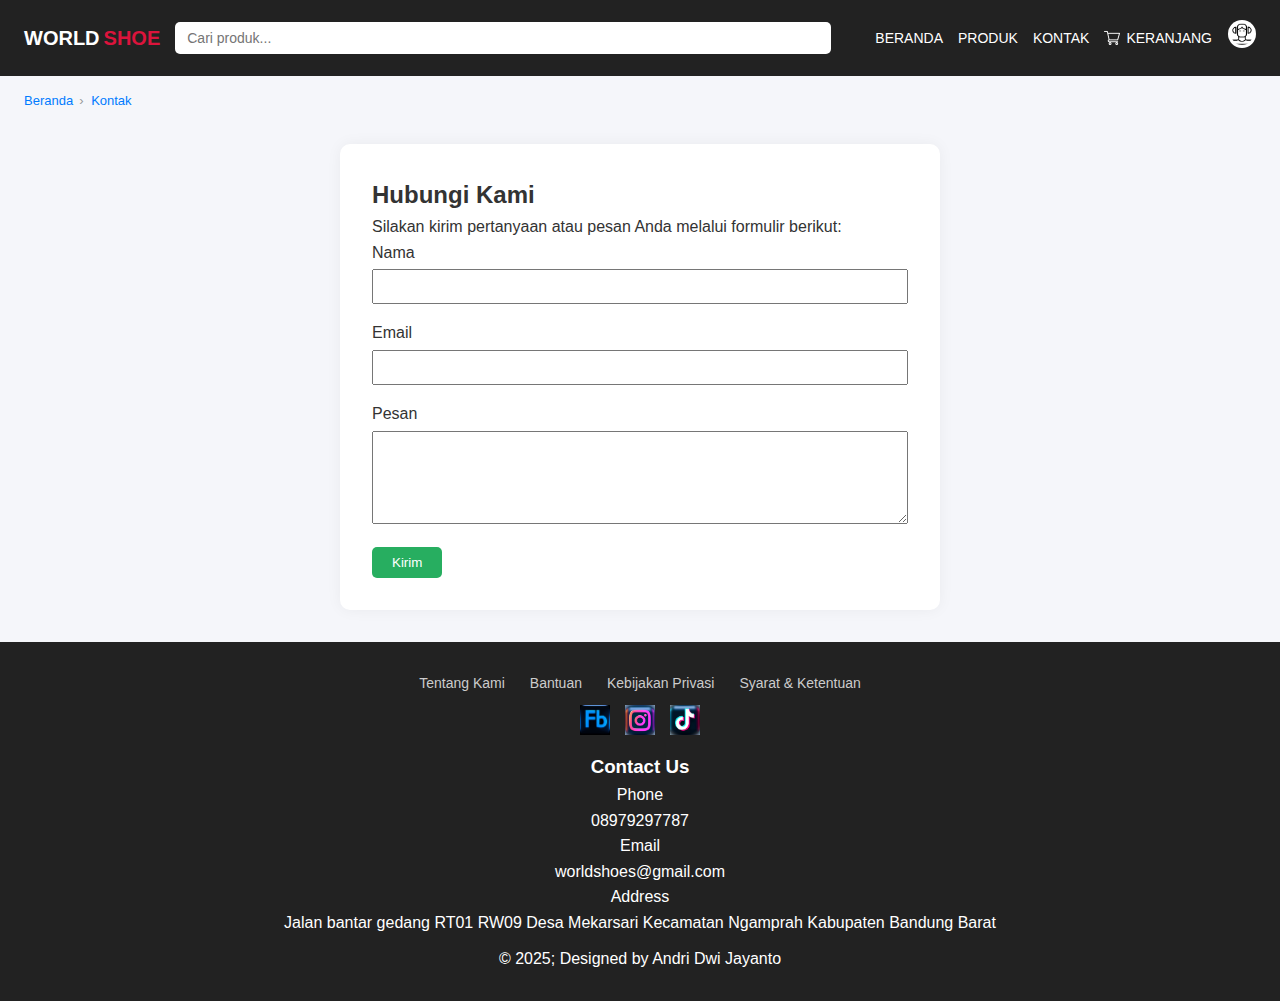
<file: kontak.html>
<!DOCTYPE html>
<html lang="id">
<head>
  <meta charset="UTF-8" />
  <meta name="viewport" content="width=device-width, initial-scale=1.0" />
  <title>Halaman E-commerce Sederhana</title>
  <link rel="stylesheet" href="styles.css" />
  <script src="script.js"></script>
</head>
<body>
  <!-- ================================= -->
  <!-- Header dan Navigasi Utama -->
  <!-- ================================= -->
  <header>
    <div class="fContainer">
      <nav class="wrapper">
        <div class="header-left">
          <!--hamburger-->
          <button id="menu-toggle" class="hamburger">&#9776;</button>
          <!-- Logo Toko -->
          <div class="brand">
            <div class="firstname">WORLD</div>
            <div class="lastname">SHOE</div>
          </div>

          <!-- Form Pencarian Produk -->
          <form class="search-form">
            <input type="search" placeholder="Cari produk..." class="search-bar" id="searchInput" />
          </form>
        </div>

        <!-- Menu Navigasi dan Profil -->
        <div class="header-right">
          <ul class="navigation" id="nav-menu">
            <li><a href="index.html">BERANDA</a></li>
            <li><a href="#section-title">PRODUK</a></li>
            <li><a href="kontak.html">KONTAK</a></li>
            <li><a href="#" style="display: flex; align-items: center; gap: 0.375rem;"><img src="image/cart.png" alt="Keranjang" style="height: 1rem; filter: invert(1);" />KERANJANG</a></li>
          </ul>

          <!-- Dropdown Akun Profil -->
          <div class="profile-dropdown">
            <img src="image/icon-profil.png" alt="Akun" id="profileIcon" />
            <ul class="dropdown-menu" id="dropdownMenu">
              <li><a href="#">Signup</a></li>
              <li><a href="#">Login</a></li>
              <li><a href="#">Pengaturan</a></li>
            </ul>
          </div>
        </div>
      </nav>
    </div>
  </header>

  <!-- ================================= -->
    <!------------ Breadcrumbs ------------>
    <!-- ================================= -->
    <div class="breadcrumbs">
      <a href="index.html">Beranda</a> 
      <a href="kontak.html">Kontak</a> 
    </div>

  
    <!-- ================================= -->
    <!------------Halaman Kontak ------------>
    <!-- ================================= -->
    <main>
        <section id="kontak" style="max-width: 600px; margin: 2rem auto; background: #fff; padding: 2rem; border-radius: 10px; box-shadow: 0 0 15px rgba(0,0,0,0.05);">
            <h2>Hubungi Kami</h2>
            <p>Silakan kirim pertanyaan atau pesan Anda melalui formulir berikut:</p>

            <!-- Formulir Kontak -->
            <form id="contactForm">
                <!-- Input Nama -->
                <div style="margin-bottom: 1rem;">
                    <label for="nama">Nama</label><br />
                    <input type="text" id="nama" name="nama" required style="width: 100%; padding: 0.5rem; margin-top: 0.25rem;">
                </div>

                <!-- Input Email -->
                <div style="margin-bottom: 1rem;">
                    <label for="email">Email</label><br />
                    <input type="email" id="email" name="email" required style="width: 100%; padding: 0.5rem; margin-top: 0.25rem;">
                </div>

                <!-- Textarea Pesan -->
                <div style="margin-bottom: 1rem;">
                    <label for="pesan">Pesan</label><br />
                    <textarea id="pesan" name="pesan" rows="5" required style="width: 100%; padding: 0.5rem; margin-top: 0.25rem;"></textarea>
                </div>

                <!-- Tombol Kirim (tanpa fungsi kirim) -->
                <button type="submit" style="padding: 0.5rem 1.25rem; background-color: #27ae60; color: white; border: none; border-radius: 5px;">Kirim</button>
            </form>
        </section>
    </main>
  

  <!-- ================================= -->
  <!-- Footer: Menu, Sosial, dan informasi kontak -->
  <!-- ================================= -->
  <footer>
    <div class="footer-menu">
      <div class="footer-nav">
        <a href="kontak.html">Tentang Kami</a>
        <a href="#">Bantuan</a>
        <a href="#">Kebijakan Privasi</a>
        <a href="#">Syarat &amp; Ketentuan</a>
      </div>
      <div class="social-icons">
        <a href="https://facebook.com" target="_blank">
          <img src="image/socialicon1.jpg" alt="Facebook" />
        </a>
        <a href="https://instagram.com" target="_blank">
          <img src="image/socialicon2.jpg" alt="Instagram" />
        </a>
        <a href="https://tiktok.com" target="_blank">
          <img src="image/socialicon3.jpg" alt="TikTok" />
        </a>
      </div>

      <div class="information">
        <h3>Contact Us</h3>
        <p>Phone</P>
        <p>08979297787</p>
        <p>Email</p>
        <p>worldshoes@gmail.com</p>
        <p>Address</p>
        <p>Jalan bantar gedang RT01 RW09 Desa Mekarsari Kecamatan Ngamprah Kabupaten Bandung Barat</p>
      </div>
      
      <p>&copy; 2025; Designed by <span class="designed">Andri Dwi Jayanto</span></p>
    </div>
  </footer>
</body>
</html>
</file>
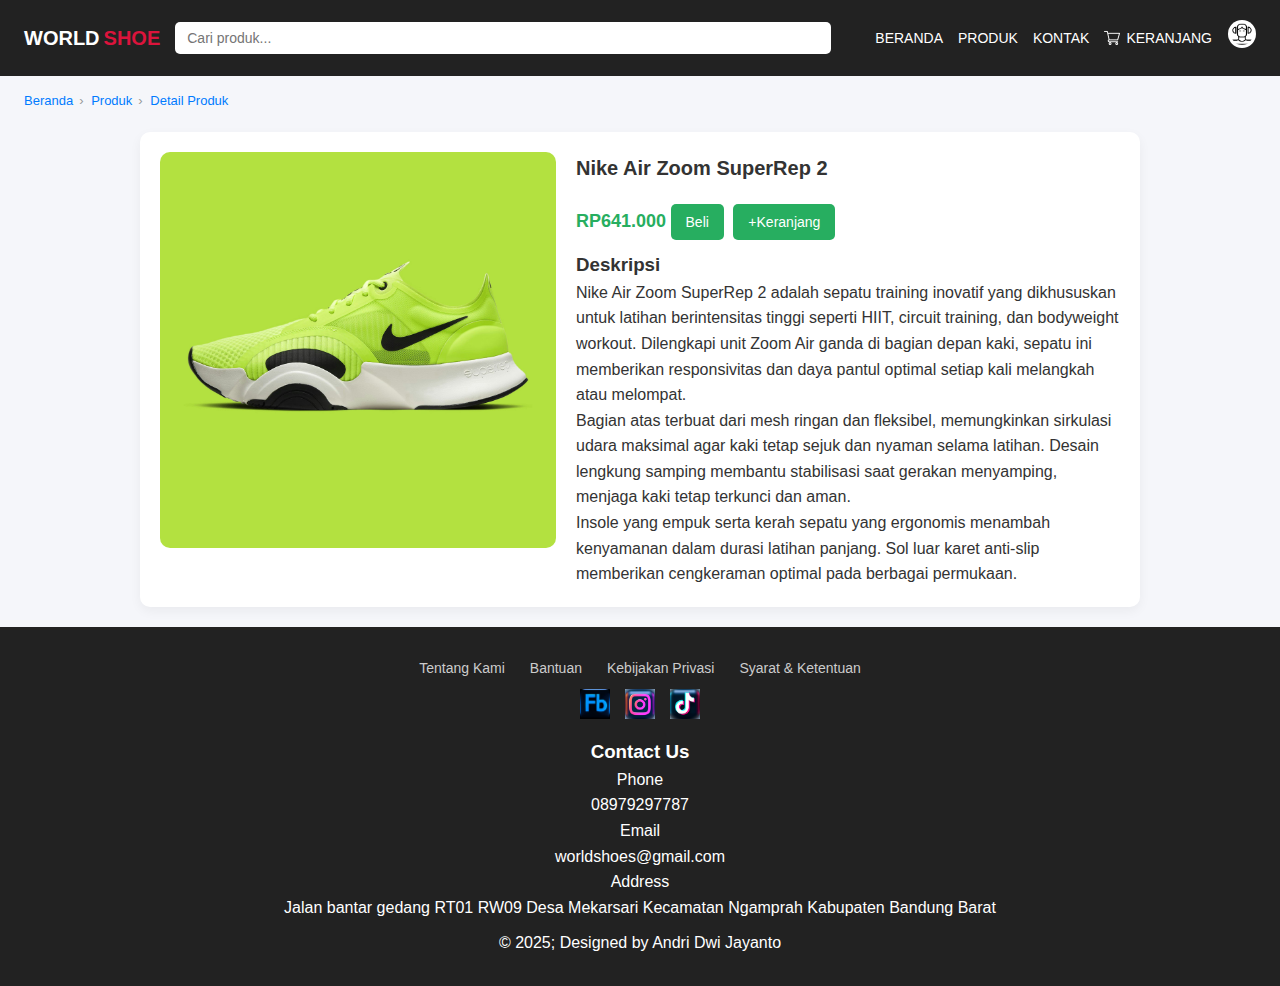
<file: product1.html>
<!DOCTYPE html>
<html lang="id">
<head>
  <meta charset="UTF-8" />
  <meta name="viewport" content="width=device-width, initial-scale=1.0" />
  <title>Halaman E-commerce Sederhana</title>
  <link rel="stylesheet" href="styles.css" />
  <script src="script.js"></script>
</head>
<body>
  <!-- ================================= -->
  <!-- Header dan Navigasi Utama -->
  <!-- ================================= -->
  <header>
    <div class="fContainer">
      <nav class="wrapper">
        <div class="header-left">
          <!--hamburger-->
          <button id="menu-toggle" class="hamburger">&#9776;</button>
          <!-- Logo Toko -->
          <div class="brand">
            <div class="firstname">WORLD</div>
            <div class="lastname">SHOE</div>
          </div>

          <!-- Form Pencarian Produk -->
          <form class="search-form">
            <input type="search" placeholder="Cari produk..." class="search-bar" id="searchInput" />
          </form>
        </div>

        <!-- Menu Navigasi dan Profil -->
        <div class="header-right">
          <ul class="navigation" id="nav-menu">
            <li><a href="index.html">BERANDA</a></li>
            <li><a href="#section-title">PRODUK</a></li>
            <li><a href="kontak.html">KONTAK</a></li>
            <li><a href="#" style="display: flex; align-items: center; gap: 0.375rem;"><img src="image/cart.png" alt="Keranjang" style="height: 1rem; filter: invert(1);" />KERANJANG</a></li>
          </ul>

          <!-- Dropdown Akun Profil -->
          <div class="profile-dropdown">
            <img src="image/icon-profil.png" alt="Akun" id="profileIcon" />
            <ul class="dropdown-menu" id="dropdownMenu">
              <li><a href="#">Signup</a></li>
              <li><a href="#">Login</a></li>
              <li><a href="#">Pengaturan</a></li>
            </ul>
          </div>
        </div>
      </nav>
    </div>
  </header>

  
    <!-- ================================= -->
    <!------------ Breadcrumbs ------------>
    <!-- ================================= -->
    <div class="breadcrumbs">
      <a href="index.html">Beranda</a> 
      <a href="#section-title">Produk</a>
      <a href="#">Detail Produk</a>
    </div>

  <!-- Keterangan Produk  -->
  <article class="product"> 
      <img src="image/produk1.jpg" alt="Nike Air Zoom SuperRep 2" />
      <div class="text">
        <h1>Nike Air Zoom SuperRep 2</h1>
        <span>RP641.000</span>
        <button id="btnBeli">Beli</button>
        <button id="btnKeranjang">+Keranjang</button>
        <h3>Deskripsi</h3>
        <p>Nike Air Zoom SuperRep 2 adalah sepatu training inovatif yang dikhususkan untuk latihan berintensitas tinggi seperti HIIT, circuit training, dan bodyweight workout. Dilengkapi unit Zoom Air ganda di bagian depan kaki, sepatu ini memberikan responsivitas dan daya pantul optimal setiap kali melangkah atau melompat.</p>
        <p>Bagian atas terbuat dari mesh ringan dan fleksibel, memungkinkan sirkulasi udara maksimal agar kaki tetap sejuk dan nyaman selama latihan. Desain lengkung samping membantu stabilisasi saat gerakan menyamping, menjaga kaki tetap terkunci dan aman.</p>
        <p>Insole yang empuk serta kerah sepatu yang ergonomis menambah kenyamanan dalam durasi latihan panjang. Sol luar karet anti-slip memberikan cengkeraman optimal pada berbagai permukaan.</p>
  </article>
  

  <!-- ================================= -->
  <!-- Footer: Menu, Sosial, dan informasi kontak -->
  <!-- ================================= -->
  <footer>
    <div class="footer-menu">
      <div class="footer-nav">
        <a href="kontak.html">Tentang Kami</a>
        <a href="#">Bantuan</a>
        <a href="#">Kebijakan Privasi</a>
        <a href="#">Syarat &amp; Ketentuan</a>
      </div>
      <div class="social-icons">
        <a href="https://facebook.com" target="_blank">
          <img src="image/socialicon1.jpg" alt="Facebook" />
        </a>
        <a href="https://instagram.com" target="_blank">
          <img src="image/socialicon2.jpg" alt="Instagram" />
        </a>
        <a href="https://tiktok.com" target="_blank">
          <img src="image/socialicon3.jpg" alt="TikTok" />
        </a>
      </div>

      <div class="information">
        <h3>Contact Us</h3>
        <p>Phone</P>
        <p>08979297787</p>
        <p>Email</p>
        <p>worldshoes@gmail.com</p>
        <p>Address</p>
        <p>Jalan bantar gedang RT01 RW09 Desa Mekarsari Kecamatan Ngamprah Kabupaten Bandung Barat</p>
      </div>
      
      <p>&copy; 2025; Designed by <span class="designed">Andri Dwi Jayanto</span></p>
    </div>
  </footer>
</body>
</html>
</file>
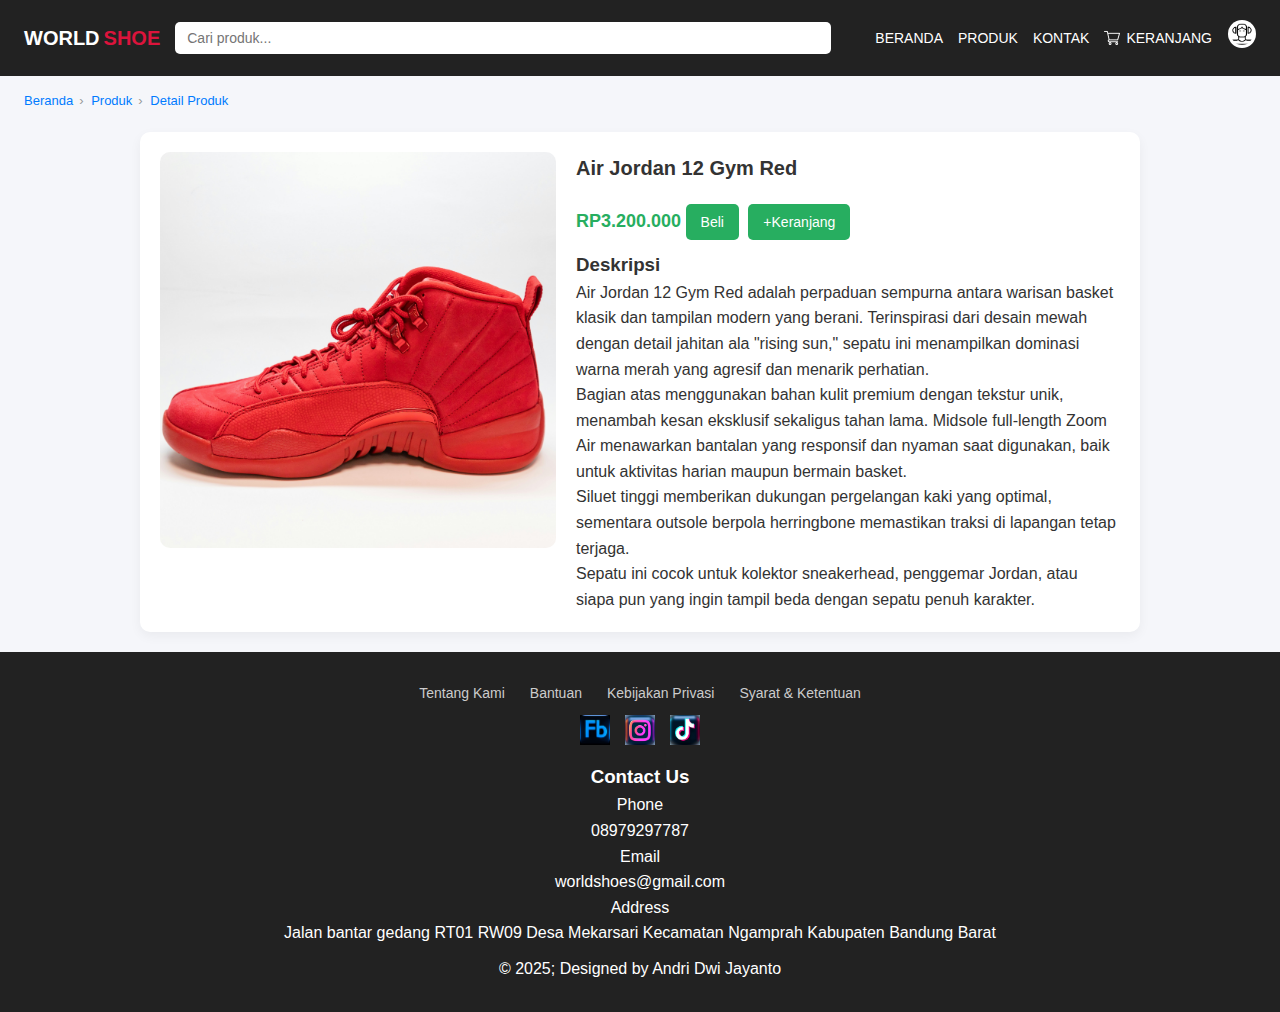
<file: product2.html>
<!DOCTYPE html>
<html lang="id">
<head>
  <meta charset="UTF-8" />
  <meta name="viewport" content="width=device-width, initial-scale=1.0" />
  <title>Halaman E-commerce Sederhana</title>
  <link rel="stylesheet" href="styles.css" />
  <script src="script.js"></script>
</head>
<body>
  <!-- ================================= -->
  <!-- Header dan Navigasi Utama -->
  <!-- ================================= -->
  <header>
    <div class="fContainer">
      <nav class="wrapper">
        <div class="header-left">
          <!--hamburger-->
          <button id="menu-toggle" class="hamburger">&#9776;</button>
          <!-- Logo Toko -->
          <div class="brand">
            <div class="firstname">WORLD</div>
            <div class="lastname">SHOE</div>
          </div>

          <!-- Form Pencarian Produk -->
          <form class="search-form">
            <input type="search" placeholder="Cari produk..." class="search-bar" id="searchInput"/>
          </form>
        </div>

        <!-- Menu Navigasi dan Profil -->
        <div class="header-right">
          <ul class="navigation" id="nav-menu">
            <li><a href="index.html">BERANDA</a></li>
            <li><a href="#section-title">PRODUK</a></li>
            <li><a href="kontak.html">KONTAK</a></li>
            <li><a href="#" style="display: flex; align-items: center; gap: 0.375rem;"><img src="image/cart.png" alt="Keranjang" style="height: 1rem; filter: invert(1);" />KERANJANG</a></li>
          </ul>

          <!-- Dropdown Akun Profil -->
          <div class="profile-dropdown">
            <img src="image/icon-profil.png" alt="Akun" id="profileIcon" />
            <ul class="dropdown-menu" id="dropdownMenu">
              <li><a href="#">Signup</a></li>
              <li><a href="#">Login</a></li>
              <li><a href="#">Pengaturan</a></li>
            </ul>
          </div>
        </div>
      </nav>
    </div>
  </header>

  
    <!-- ================================= -->
    <!------------ Breadcrumbs ------------>
    <!-- ================================= -->
    <div class="breadcrumbs">
      <a href="index.html">Beranda</a> 
      <a href="#section-title">Produk</a>
      <a href="">Detail Produk</a>
    </div>

  <!-- Keterangan Produk  -->
  <article class="product"> 
      <img src="image/produk2.jpg" alt="Air Jordan 12 Gym Red" />
      <div class="text">
        <h1>Air Jordan 12 Gym Red</h1>
        <span>RP3.200.000</span>
        <button id="btnBeli">Beli</button>
        <button id="btnKeranjang">+Keranjang</button>
        <h3>Deskripsi</h3>
        <p>Air Jordan 12 Gym Red adalah perpaduan sempurna antara warisan basket klasik dan tampilan modern yang berani. Terinspirasi dari desain mewah dengan detail jahitan ala "rising sun," sepatu ini menampilkan dominasi warna merah yang agresif dan menarik perhatian.</p>
        <p>Bagian atas menggunakan bahan kulit premium dengan tekstur unik, menambah kesan eksklusif sekaligus tahan lama. Midsole full-length Zoom Air menawarkan bantalan yang responsif dan nyaman saat digunakan, baik untuk aktivitas harian maupun bermain basket.</p>
        <p>Siluet tinggi memberikan dukungan pergelangan kaki yang optimal, sementara outsole berpola herringbone memastikan traksi di lapangan tetap terjaga.</p>
        <p>Sepatu ini cocok untuk kolektor sneakerhead, penggemar Jordan, atau siapa pun yang ingin tampil beda dengan sepatu penuh karakter.</p>
  </article>
  

  <!-- ================================= -->
  <!-- Footer: Menu, Sosial, dan informasi kontak -->
  <!-- ================================= -->
  <footer>
    <div class="footer-menu">
      <div class="footer-nav">
        <a href="kontak.html">Tentang Kami</a>
        <a href="#">Bantuan</a>
        <a href="#">Kebijakan Privasi</a>
        <a href="#">Syarat &amp; Ketentuan</a>
      </div>
      <div class="social-icons">
        <a href="https://facebook.com" target="_blank">
          <img src="image/socialicon1.jpg" alt="Facebook" />
        </a>
        <a href="https://instagram.com" target="_blank">
          <img src="image/socialicon2.jpg" alt="Instagram" />
        </a>
        <a href="https://tiktok.com" target="_blank">
          <img src="image/socialicon3.jpg" alt="TikTok" />
        </a>
      </div>

      <div class="information">
        <h3>Contact Us</h3>
        <p>Phone</P>
        <p>08979297787</p>
        <p>Email</p>
        <p>worldshoes@gmail.com</p>
        <p>Address</p>
        <p>Jalan bantar gedang RT01 RW09 Desa Mekarsari Kecamatan Ngamprah Kabupaten Bandung Barat</p>
      </div>
      
      <p>&copy; 2025; Designed by <span class="designed">Andri Dwi Jayanto</span></p>
    </div>
  </footer>
</body>
</html>
</file>
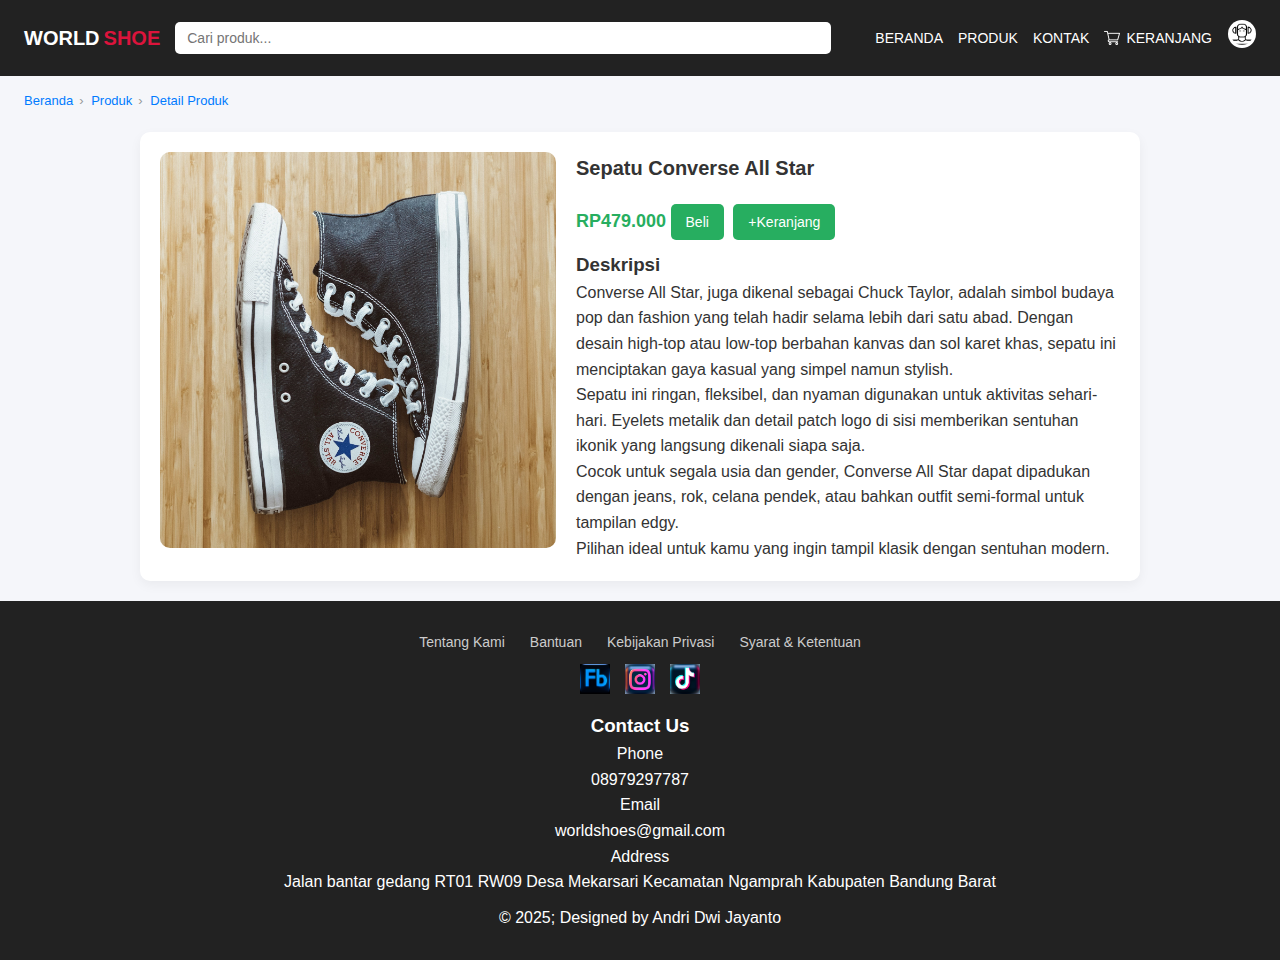
<file: product4.html>
<!DOCTYPE html>
<html lang="id">
<head>
  <meta charset="UTF-8" />
  <meta name="viewport" content="width=device-width, initial-scale=1.0" />
  <title>Halaman E-commerce Sederhana</title>
  <link rel="stylesheet" href="styles.css" />
  <script src="script.js"></script>
</head>
<body>
  <!-- ================================= -->
  <!-- Header dan Navigasi Utama -->
  <!-- ================================= -->
  <header>
    <div class="fContainer">
      <nav class="wrapper">
        <div class="header-left">
          <!--hamburger-->
          <button id="menu-toggle" class="hamburger">&#9776;</button>
          <!-- Logo Toko -->
          <div class="brand">
            <div class="firstname">WORLD</div>
            <div class="lastname">SHOE</div>
          </div>

          <!-- Form Pencarian Produk -->
          <form class="search-form">
            <input type="search" placeholder="Cari produk..." class="search-bar" id="searchInput"/>
          </form>
        </div>

        <!-- Menu Navigasi dan Profil -->
        <div class="header-right">
          <ul class="navigation" id="nav-menu">
            <li><a href="index.html">BERANDA</a></li>
            <li><a href="#section-title">PRODUK</a></li>
            <li><a href="kontak.html">KONTAK</a></li>
            <li><a href="#" style="display: flex; align-items: center; gap: 0.375rem;"><img src="image/cart.png" alt="Keranjang" style="height: 1rem; filter: invert(1);" />KERANJANG</a></li>
          </ul>

          <!-- Dropdown Akun Profil -->
          <div class="profile-dropdown">
            <img src="image/icon-profil.png" alt="Akun" id="profileIcon" />
            <ul class="dropdown-menu" id="dropdownMenu">
              <li><a href="#">Signup</a></li>
              <li><a href="#">Login</a></li>
              <li><a href="#">Pengaturan</a></li>
            </ul>
          </div>
        </div>
      </nav>
    </div>
  </header>

  
    <!-- ================================= -->
    <!------------ Breadcrumbs ------------>
    <!-- ================================= -->
    <div class="breadcrumbs">
      <a href="index.html">Beranda</a> 
      <a href="#section-title">Produk</a>
      <a href="">Detail Produk</a>
    </div>

  <!-- Keterangan Produk  -->
  <article class="product"> 
      <img src="image/produk4.jpg" alt="Sepatu Converse All Star" />
      <div class="text">
        <h1>Sepatu Converse All Star</h1>
        <span>RP479.000</span>
        <button id="btnBeli">Beli</button>
        <button id="btnKeranjang">+Keranjang</button>
        <h3>Deskripsi</h3>
        <p>Converse All Star, juga dikenal sebagai Chuck Taylor, adalah simbol budaya pop dan fashion yang telah hadir selama lebih dari satu abad. Dengan desain high-top atau low-top berbahan kanvas dan sol karet khas, sepatu ini menciptakan gaya kasual yang simpel namun stylish.</p>
        <p>Sepatu ini ringan, fleksibel, dan nyaman digunakan untuk aktivitas sehari-hari. Eyelets metalik dan detail patch logo di sisi memberikan sentuhan ikonik yang langsung dikenali siapa saja.</p>
        <p>Cocok untuk segala usia dan gender, Converse All Star dapat dipadukan dengan jeans, rok, celana pendek, atau bahkan outfit semi-formal untuk tampilan edgy.</p>
        <p>Pilihan ideal untuk kamu yang ingin tampil klasik dengan sentuhan modern.</p>
  </article>
  

  <!-- ================================= -->
  <!-- Footer: Menu, Sosial, dan informasi kontak -->
  <!-- ================================= -->
  <footer>
    <div class="footer-menu">
      <div class="footer-nav">
        <a href="kontak.html">Tentang Kami</a>
        <a href="#">Bantuan</a>
        <a href="#">Kebijakan Privasi</a>
        <a href="#">Syarat &amp; Ketentuan</a>
      </div>
      <div class="social-icons">
        <a href="https://facebook.com" target="_blank">
          <img src="image/socialicon1.jpg" alt="Facebook" />
        </a>
        <a href="https://instagram.com" target="_blank">
          <img src="image/socialicon2.jpg" alt="Instagram" />
        </a>
        <a href="https://tiktok.com" target="_blank">
          <img src="image/socialicon3.jpg" alt="TikTok" />
        </a>
      </div>

      <div class="information">
        <h3>Contact Us</h3>
        <p>Phone</P>
        <p>08979297787</p>
        <p>Email</p>
        <p>worldshoes@gmail.com</p>
        <p>Address</p>
        <p>Jalan bantar gedang RT01 RW09 Desa Mekarsari Kecamatan Ngamprah Kabupaten Bandung Barat</p>
      </div>
      
      <p>&copy; 2025; Designed by <span class="designed">Andri Dwi Jayanto</span></p>
    </div>
  </footer>
</body>
</html>
</file>
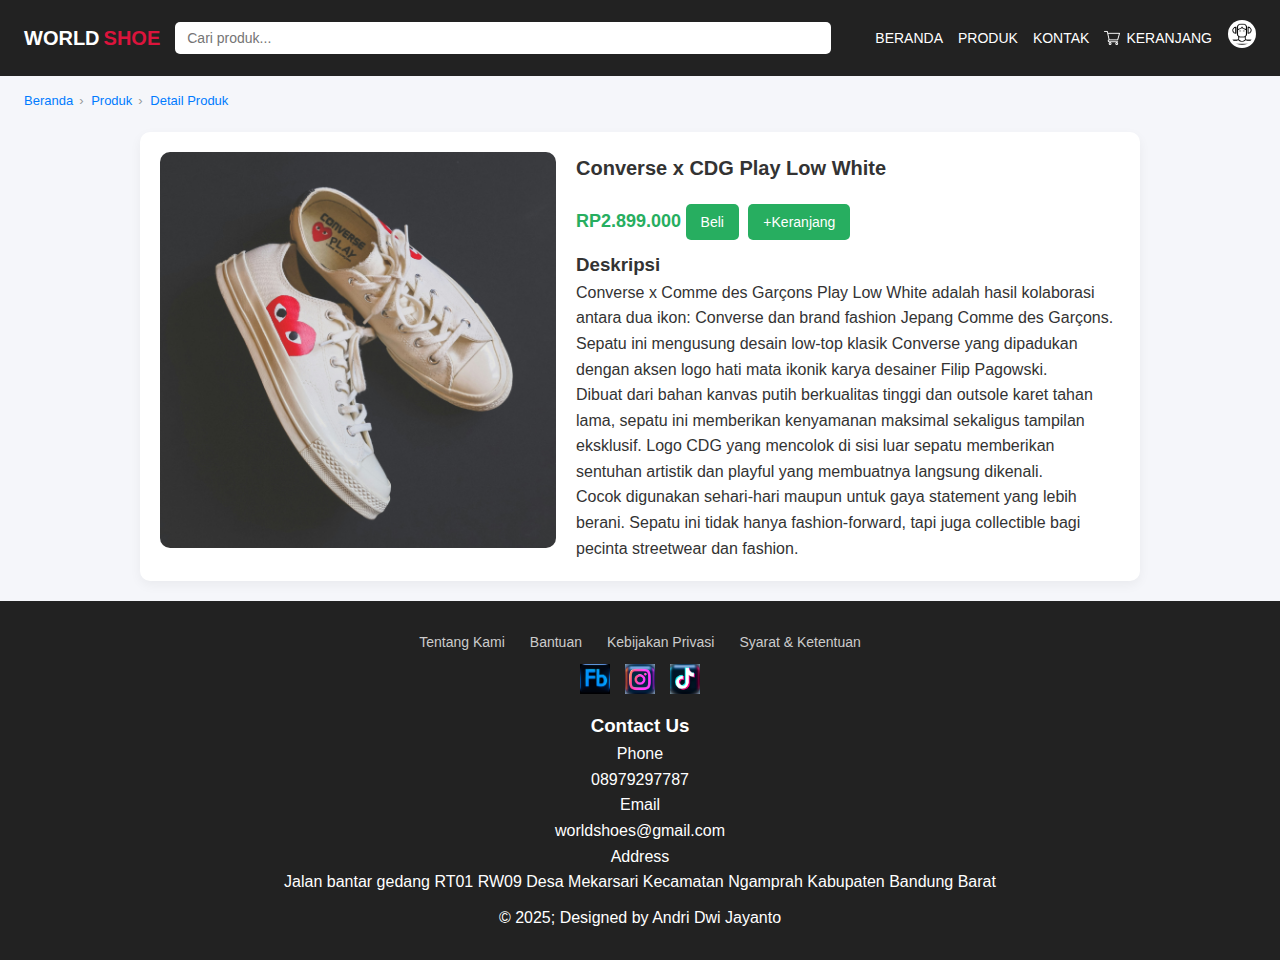
<file: product5.html>
<!DOCTYPE html>
<html lang="id">
<head>
  <meta charset="UTF-8" />
  <meta name="viewport" content="width=device-width, initial-scale=1.0" />
  <title>Halaman E-commerce Sederhana</title>
  <link rel="stylesheet" href="styles.css" />
  <script src="script.js"></script>
</head>
<body>
  <!-- ================================= -->
  <!-- Header dan Navigasi Utama -->
  <!-- ================================= -->
  <header>
    <div class="fContainer">
      <nav class="wrapper">
        <div class="header-left">
          <!--hamburger-->
          <button id="menu-toggle" class="hamburger">&#9776;</button>
          <!-- Logo Toko -->
          <div class="brand">
            <div class="firstname">WORLD</div>
            <div class="lastname">SHOE</div>
          </div>

          <!-- Form Pencarian Produk -->
          <form class="search-form">
            <input type="search" placeholder="Cari produk..." class="search-bar" id="searchInput"/>
          </form>
        </div>

        <!-- Menu Navigasi dan Profil -->
        <div class="header-right">
          <ul class="navigation" id="nav-menu">
            <li><a href="index.html">BERANDA</a></li>
            <li><a href="#section-title">PRODUK</a></li>
            <li><a href="kontak.html">KONTAK</a></li>
            <li><a href="#" style="display: flex; align-items: center; gap: 0.375rem;"><img src="image/cart.png" alt="Keranjang" style="height: 1rem; filter: invert(1);" />KERANJANG</a></li>
          </ul>

          <!-- Dropdown Akun Profil -->
          <div class="profile-dropdown">
            <img src="image/icon-profil.png" alt="Akun" id="profileIcon" />
            <ul class="dropdown-menu" id="dropdownMenu">
              <li><a href="#">Signup</a></li>
              <li><a href="#">Login</a></li>
              <li><a href="#">Pengaturan</a></li>
            </ul>
          </div>
        </div>
      </nav>
    </div>
  </header>

  
    <!-- ================================= -->
    <!------------ Breadcrumbs ------------>
    <!-- ================================= -->
    <div class="breadcrumbs">
      <a href="index.html">Beranda</a> 
      <a href="#section-title">Produk</a>
      <a href="">Detail Produk</a>
    </div>

  <!-- Keterangan Produk  -->
  <article class="product"> 
      <img src="image/produk5.jpg" alt="Converse x CDG Play Low White" />
      <div class="text">
        <h1>Converse x CDG Play Low White</h1>
        <span>RP2.899.000</span>
        <button id="btnBeli">Beli</button>
        <button id="btnKeranjang">+Keranjang</button>
        <h3>Deskripsi</h3>
        <p>Converse x Comme des Garçons Play Low White adalah hasil kolaborasi antara dua ikon: Converse dan brand fashion Jepang Comme des Garçons. Sepatu ini mengusung desain low-top klasik Converse yang dipadukan dengan aksen logo hati mata ikonik karya desainer Filip Pagowski.</p>
        <p>Dibuat dari bahan kanvas putih berkualitas tinggi dan outsole karet tahan lama, sepatu ini memberikan kenyamanan maksimal sekaligus tampilan eksklusif. Logo CDG yang mencolok di sisi luar sepatu memberikan sentuhan artistik dan playful yang membuatnya langsung dikenali.</p>
        <p>Cocok digunakan sehari-hari maupun untuk gaya statement yang lebih berani. Sepatu ini tidak hanya fashion-forward, tapi juga collectible bagi pecinta streetwear dan fashion.</p>
  </article>
  

  <!-- ================================= -->
  <!-- Footer: Menu, Sosial, dan informasi kontak -->
  <!-- ================================= -->
  <footer>
    <div class="footer-menu">
      <div class="footer-nav">
        <a href="kontak.html">Tentang Kami</a>
        <a href="#">Bantuan</a>
        <a href="#">Kebijakan Privasi</a>
        <a href="#">Syarat &amp; Ketentuan</a>
      </div>
      <div class="social-icons">
        <a href="https://facebook.com" target="_blank">
          <img src="image/socialicon1.jpg" alt="Facebook" />
        </a>
        <a href="https://instagram.com" target="_blank">
          <img src="image/socialicon2.jpg" alt="Instagram" />
        </a>
        <a href="https://tiktok.com" target="_blank">
          <img src="image/socialicon3.jpg" alt="TikTok" />
        </a>
      </div>

      <div class="information">
        <h3>Contact Us</h3>
        <p>Phone</P>
        <p>08979297787</p>
        <p>Email</p>
        <p>worldshoes@gmail.com</p>
        <p>Address</p>
        <p>Jalan bantar gedang RT01 RW09 Desa Mekarsari Kecamatan Ngamprah Kabupaten Bandung Barat</p>
      </div>
      
      <p>&copy; 2025; Designed by <span class="designed">Andri Dwi Jayanto</span></p>
    </div>
  </footer>
</body>
</html>
</file>
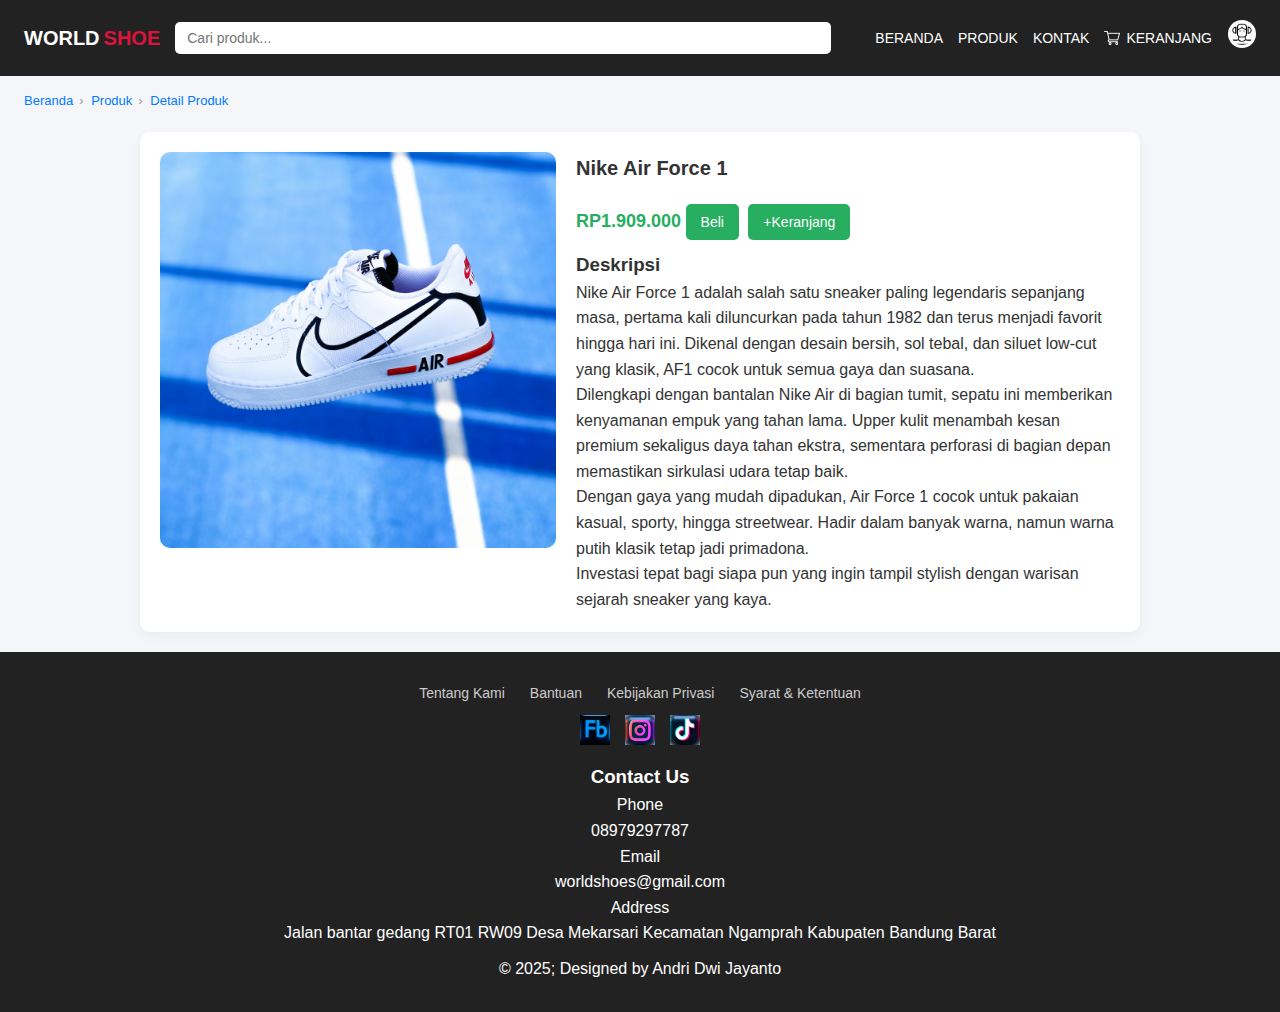
<file: product6.html>
<!DOCTYPE html>
<html lang="id">
<head>
  <meta charset="UTF-8" />
  <meta name="viewport" content="width=device-width, initial-scale=1.0" />
  <title>Halaman E-commerce Sederhana</title>
  <link rel="stylesheet" href="styles.css" />
  <script src="script.js"></script>
</head>
<body>
  <!-- ================================= -->
  <!-- Header dan Navigasi Utama -->
  <!-- ================================= -->
  <header>
    <div class="fContainer">
      <nav class="wrapper">
        <div class="header-left">
          <!--hamburger-->
          <button id="menu-toggle" class="hamburger">&#9776;</button>
          <!-- Logo Toko -->
          <div class="brand">
            <div class="firstname">WORLD</div>
            <div class="lastname">SHOE</div>
          </div>

          <!-- Form Pencarian Produk -->
          <form class="search-form">
            <input type="search" placeholder="Cari produk..." class="search-bar" id="searchInput"/>
          </form>
        </div>

        <!-- Menu Navigasi dan Profil -->
        <div class="header-right">
          <ul class="navigation" id="nav-menu">
            <li><a href="index.html">BERANDA</a></li>
            <li><a href="#section-title">PRODUK</a></li>
            <li><a href="kontak.html">KONTAK</a></li>
            <li><a href="#" style="display: flex; align-items: center; gap: 0.375rem;"><img src="image/cart.png" alt="Keranjang" style="height: 1rem; filter: invert(1);" />KERANJANG</a></li>
          </ul>

          <!-- Dropdown Akun Profil -->
          <div class="profile-dropdown">
            <img src="image/icon-profil.png" alt="Akun" id="profileIcon" />
            <ul class="dropdown-menu" id="dropdownMenu">
              <li><a href="#">Signup</a></li>
              <li><a href="#">Login</a></li>
              <li><a href="#">Pengaturan</a></li>
            </ul>
          </div>
        </div>
      </nav>
    </div>
  </header>

  
    <!-- ================================= -->
    <!------------ Breadcrumbs ------------>
    <!-- ================================= -->
    <div class="breadcrumbs">
      <a href="index.html">Beranda</a> 
      <a href="#section-title">Produk</a>
      <a href="">Detail Produk</a>
    </div>

  <!-- Keterangan Produk  -->
  <article class="product"> 
      <img src="image/produk6.jpg" alt="Nike Air Force 1" />
      <div class="text">
        <h1>Nike Air Force 1</h1>
        <span>RP1.909.000</span>
        <button id="btnBeli">Beli</button>
        <button id="btnKeranjang">+Keranjang</button>
        <h3>Deskripsi</h3>
        <p>Nike Air Force 1 adalah salah satu sneaker paling legendaris sepanjang masa, pertama kali diluncurkan pada tahun 1982 dan terus menjadi favorit hingga hari ini. Dikenal dengan desain bersih, sol tebal, dan siluet low-cut yang klasik, AF1 cocok untuk semua gaya dan suasana.</p>
        <p>Dilengkapi dengan bantalan Nike Air di bagian tumit, sepatu ini memberikan kenyamanan empuk yang tahan lama. Upper kulit menambah kesan premium sekaligus daya tahan ekstra, sementara perforasi di bagian depan memastikan sirkulasi udara tetap baik.</p>
        <p>Dengan gaya yang mudah dipadukan, Air Force 1 cocok untuk pakaian kasual, sporty, hingga streetwear. Hadir dalam banyak warna, namun warna putih klasik tetap jadi primadona.</p>
        <p>Investasi tepat bagi siapa pun yang ingin tampil stylish dengan warisan sejarah sneaker yang kaya.</p>
  </article>
  

  <!-- ================================= -->
  <!-- Footer: Menu, Sosial, dan informasi kontak -->
  <!-- ================================= -->
  <footer>
    <div class="footer-menu">
      <div class="footer-nav">
        <a href="kontak.html">Tentang Kami</a>
        <a href="#">Bantuan</a>
        <a href="#">Kebijakan Privasi</a>
        <a href="#">Syarat &amp; Ketentuan</a>
      </div>
      <div class="social-icons">
        <a href="https://facebook.com" target="_blank">
          <img src="image/socialicon1.jpg" alt="Facebook" />
        </a>
        <a href="https://instagram.com" target="_blank">
          <img src="image/socialicon2.jpg" alt="Instagram" />
        </a>
        <a href="https://tiktok.com" target="_blank">
          <img src="image/socialicon3.jpg" alt="TikTok" />
        </a>
      </div>

      <div class="information">
        <h3>Contact Us</h3>
        <p>Phone</P>
        <p>08979297787</p>
        <p>Email</p>
        <p>worldshoes@gmail.com</p>
        <p>Address</p>
        <p>Jalan bantar gedang RT01 RW09 Desa Mekarsari Kecamatan Ngamprah Kabupaten Bandung Barat</p>
      </div>
      
      <p>&copy; 2025; Designed by <span class="designed">Andri Dwi Jayanto</span></p>
    </div>
  </footer>
</body>
</html>
</file>
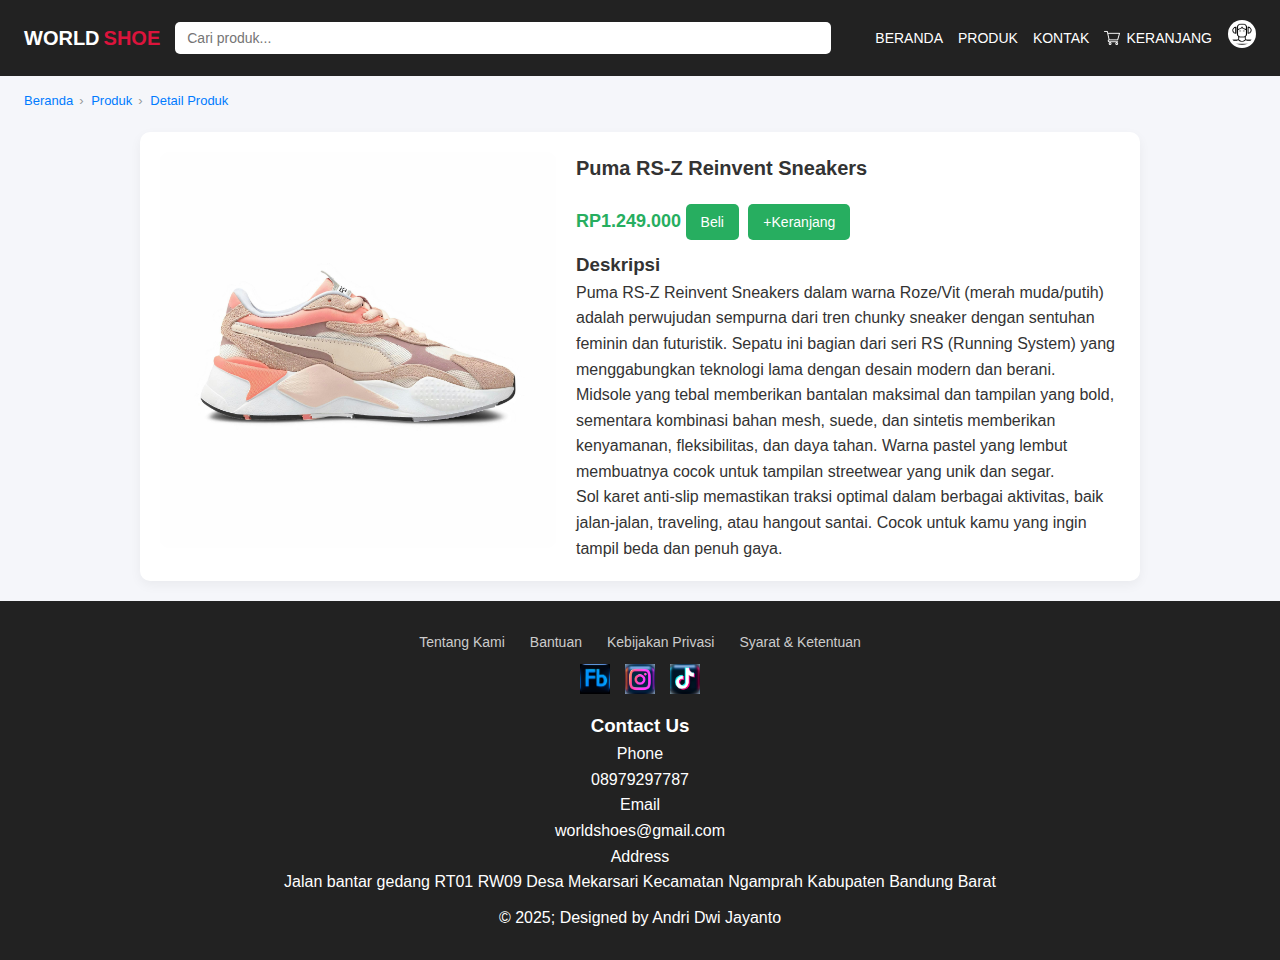
<file: product7.html>
<!DOCTYPE html>
<html lang="id">
<head>
  <meta charset="UTF-8" />
  <meta name="viewport" content="width=device-width, initial-scale=1.0" />
  <title>Halaman E-commerce Sederhana</title>
  <link rel="stylesheet" href="styles.css" />
  <script src="script.js"></script>
</head>
<body>
  <!-- ================================= -->
  <!-- Header dan Navigasi Utama -->
  <!-- ================================= -->
  <header>
    <div class="fContainer">
      <nav class="wrapper">
        <div class="header-left">
          <!--hamburger-->
          <button id="menu-toggle" class="hamburger">&#9776;</button>
          <!-- Logo Toko -->
          <div class="brand">
            <div class="firstname">WORLD</div>
            <div class="lastname">SHOE</div>
          </div>

          <!-- Form Pencarian Produk -->
          <form class="search-form">
            <input type="search" placeholder="Cari produk..." class="search-bar" id="searchInput" />
          </form>
        </div>

        <!-- Menu Navigasi dan Profil -->
        <div class="header-right">
          <ul class="navigation" id="nav-menu">
            <li><a href="index.html">BERANDA</a></li>
            <li><a href="#section-title">PRODUK</a></li>
            <li><a href="kontak.html">KONTAK</a></li>
            <li><a href="#" style="display: flex; align-items: center; gap: 0.375rem;"><img src="image/cart.png" alt="Keranjang" style="height: 1rem; filter: invert(1);" />KERANJANG</a></li>
          </ul>

          <!-- Dropdown Akun Profil -->
          <div class="profile-dropdown">
            <img src="image/icon-profil.png" alt="Akun" id="profileIcon" />
            <ul class="dropdown-menu" id="dropdownMenu">
              <li><a href="#">Signup</a></li>
              <li><a href="#">Login</a></li>
              <li><a href="#">Pengaturan</a></li>
            </ul>
          </div>
        </div>
      </nav>
    </div>
  </header>

  
    <!-- ================================= -->
    <!------------ Breadcrumbs ------------>
    <!-- ================================= -->
    <div class="breadcrumbs">
      <a href="index.html">Beranda</a> 
      <a href="#section-title">Produk</a>
      <a href="">Detail Produk</a>
    </div>

  <!-- Keterangan Produk  -->
  <article class="product"> 
      <img src="image/produk7.jpg" alt="Puma RS-Z Reinvent Sneakers" />
      <div class="text">
        <h1>Puma RS-Z Reinvent Sneakers</h1>
        <span>RP1.249.000</span>
        <button id="btnBeli">Beli</button>
        <button id="btnKeranjang">+Keranjang</button>
        <h3>Deskripsi</h3>
        <p>Puma RS-Z Reinvent Sneakers dalam warna Roze/Vit (merah muda/putih) adalah perwujudan sempurna dari tren chunky sneaker dengan sentuhan feminin dan futuristik. Sepatu ini bagian dari seri RS (Running System) yang menggabungkan teknologi lama dengan desain modern dan berani.</p>
        <p>Midsole yang tebal memberikan bantalan maksimal dan tampilan yang bold, sementara kombinasi bahan mesh, suede, dan sintetis memberikan kenyamanan, fleksibilitas, dan daya tahan. Warna pastel yang lembut membuatnya cocok untuk tampilan streetwear yang unik dan segar.</p>
        <p>Sol karet anti-slip memastikan traksi optimal dalam berbagai aktivitas, baik jalan-jalan, traveling, atau hangout santai. Cocok untuk kamu yang ingin tampil beda dan penuh gaya.</p>
  </article>
  

  <!-- ================================= -->
  <!-- Footer: Menu, Sosial, dan informasi kontak -->
  <!-- ================================= -->
  <footer>
    <div class="footer-menu">
      <div class="footer-nav">
        <a href="kontak.html">Tentang Kami</a>
        <a href="#">Bantuan</a>
        <a href="#">Kebijakan Privasi</a>
        <a href="#">Syarat &amp; Ketentuan</a>
      </div>
      <div class="social-icons">
        <a href="https://facebook.com" target="_blank">
          <img src="image/socialicon1.jpg" alt="Facebook" />
        </a>
        <a href="https://instagram.com" target="_blank">
          <img src="image/socialicon2.jpg" alt="Instagram" />
        </a>
        <a href="https://tiktok.com" target="_blank">
          <img src="image/socialicon3.jpg" alt="TikTok" />
        </a>
      </div>

      <div class="information">
        <h3>Contact Us</h3>
        <p>Phone</P>
        <p>08979297787</p>
        <p>Email</p>
        <p>worldshoes@gmail.com</p>
        <p>Address</p>
        <p>Jalan bantar gedang RT01 RW09 Desa Mekarsari Kecamatan Ngamprah Kabupaten Bandung Barat</p>
      </div>
      
      <p>&copy; 2025; Designed by <span class="designed">Andri Dwi Jayanto</span></p>
    </div>
  </footer>
</body>
</html>
</file>
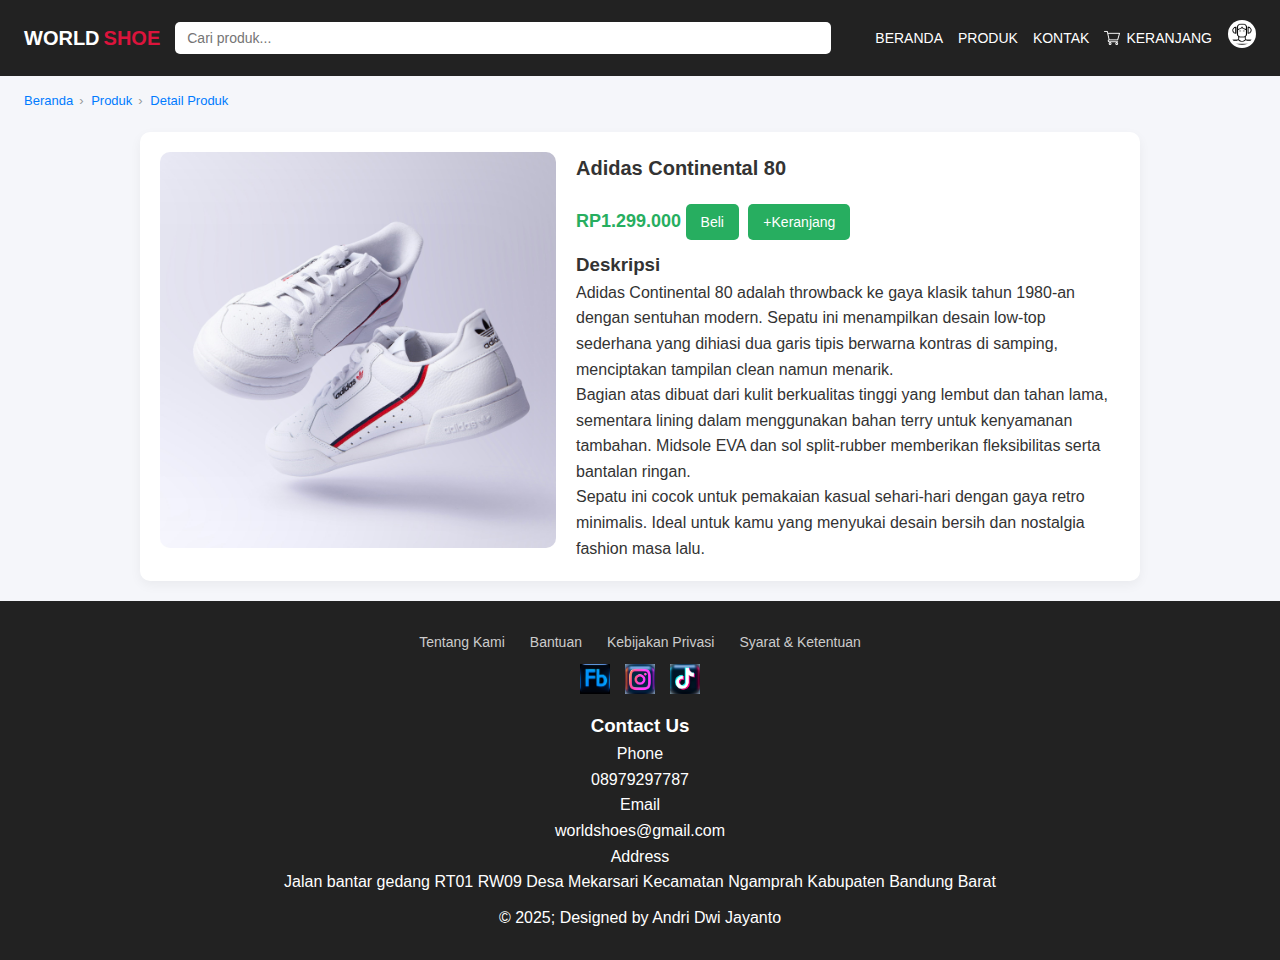
<file: product8.html>
<!DOCTYPE html>
<html lang="id">
<head>
  <meta charset="UTF-8" />
  <meta name="viewport" content="width=device-width, initial-scale=1.0" />
  <title>Halaman E-commerce Sederhana</title>
  <link rel="stylesheet" href="styles.css" />
  <script src="script.js"></script>
</head>
<body>
  <!-- ================================= -->
  <!-- Header dan Navigasi Utama -->
  <!-- ================================= -->
  <header>
    <div class="fContainer">
      <nav class="wrapper">
        <div class="header-left">
          <!--hamburger-->
          <button id="menu-toggle" class="hamburger">&#9776;</button>
          <!-- Logo Toko -->
          <div class="brand">
            <div class="firstname">WORLD</div>
            <div class="lastname">SHOE</div>
          </div>

          <!-- Form Pencarian Produk -->
          <form class="search-form">
            <input type="search" placeholder="Cari produk..." class="search-bar" id="searchInput" />
          </form>
        </div>

        <!-- Menu Navigasi dan Profil -->
        <div class="header-right">
          <ul class="navigation" id="nav-menu">
            <li><a href="index.html">BERANDA</a></li>
            <li><a href="#section-title">PRODUK</a></li>
            <li><a href="kontak.html">KONTAK</a></li>
            <li><a href="#" style="display: flex; align-items: center; gap: 0.375rem;"><img src="image/cart.png" alt="Keranjang" style="height: 1rem; filter: invert(1);" />KERANJANG</a></li>
          </ul>

          <!-- Dropdown Akun Profil -->
          <div class="profile-dropdown">
            <img src="image/icon-profil.png" alt="Akun" id="profileIcon" />
            <ul class="dropdown-menu" id="dropdownMenu">
              <li><a href="#">Signup</a></li>
              <li><a href="#">Login</a></li>
              <li><a href="#">Pengaturan</a></li>
            </ul>
          </div>
        </div>
      </nav>
    </div>
  </header>

  
    <!-- ================================= -->
    <!------------ Breadcrumbs ------------>
    <!-- ================================= -->
    <div class="breadcrumbs">
      <a href="index.html">Beranda</a> 
      <a href="#section-title">Produk</a>
      <a href="">Detail Produk</a>
    </div>

  <!-- Keterangan Produk  -->
  <article class="product"> 
      <img src="image/produk8.jpg" alt="Adidas Continental 80" />
      <div class="text">
        <h1>Adidas Continental 80</h1>
        <span>RP1.299.000</span>
        <button id="btnBeli">Beli</button>
        <button id="btnKeranjang">+Keranjang</button>
        <h3>Deskripsi</h3>
        <p>Adidas Continental 80 adalah throwback ke gaya klasik tahun 1980-an dengan sentuhan modern. Sepatu ini menampilkan desain low-top sederhana yang dihiasi dua garis tipis berwarna kontras di samping, menciptakan tampilan clean namun menarik.</p>
        <p>Bagian atas dibuat dari kulit berkualitas tinggi yang lembut dan tahan lama, sementara lining dalam menggunakan bahan terry untuk kenyamanan tambahan. Midsole EVA dan sol split-rubber memberikan fleksibilitas serta bantalan ringan.</p>
        <p>Sepatu ini cocok untuk pemakaian kasual sehari-hari dengan gaya retro minimalis. Ideal untuk kamu yang menyukai desain bersih dan nostalgia fashion masa lalu.</p>
  </article>
  

  <!-- ================================= -->
  <!-- Footer: Menu, Sosial, dan informasi kontak -->
  <!-- ================================= -->
  <footer>
    <div class="footer-menu">
      <div class="footer-nav">
        <a href="kontak.html">Tentang Kami</a>
        <a href="#">Bantuan</a>
        <a href="#">Kebijakan Privasi</a>
        <a href="#">Syarat &amp; Ketentuan</a>
      </div>
      <div class="social-icons">
        <a href="https://facebook.com" target="_blank">
          <img src="image/socialicon1.jpg" alt="Facebook" />
        </a>
        <a href="https://instagram.com" target="_blank">
          <img src="image/socialicon2.jpg" alt="Instagram" />
        </a>
        <a href="https://tiktok.com" target="_blank">
          <img src="image/socialicon3.jpg" alt="TikTok" />
        </a>
      </div>

      <div class="information">
        <h3>Contact Us</h3>
        <p>Phone</P>
        <p>08979297787</p>
        <p>Email</p>
        <p>worldshoes@gmail.com</p>
        <p>Address</p>
        <p>Jalan bantar gedang RT01 RW09 Desa Mekarsari Kecamatan Ngamprah Kabupaten Bandung Barat</p>
      </div>
      
      <p>&copy; 2025; Designed by <span class="designed">Andri Dwi Jayanto</span></p>
    </div>
  </footer>
</body>
</html>
</file>
<file: styles.css>
/* =================================== */
/* ROOT & RESET */
/* =================================== */
/* Mengatur ukuran font dasar dan reset layout untuk semua elemen */
:root {
  font-size: 100%;
}
* {
  box-sizing: border-box;
  margin: 0;
  padding: 0;
}
body {
  font-family: "Roboto", sans-serif;
  background-color: #f5f6fa;
  color: #333;
  overflow-x: hidden;
  line-height: 1.6;
}

/* =================================== */
/* HEADER & NAVIGASI */
/* =================================== */
/* Navigasi utama dan wrapper brand */
.wrapper {
  display: flex;
  justify-content: space-between;
  align-items: center;
  padding: 0.75rem 1.5rem;
  flex-wrap: wrap;
  background-color: #222;
  gap: 0.625rem;
  position: relative;
}
.brand {
  display: flex;
  align-items: center;
  font-size: 1.25rem;
  color: white;
  font-weight: bold;
}
.firstname {
  color: white;
  font-weight: bold;
}
.lastname {
  color: crimson;
  padding-left: 0.25rem;
}
.header-left, .header-right {
  display: flex;
  align-items: center;
  gap: 0.9375rem;
}
.search-form {
  display: flex;
  justify-content: flex-start;
  margin: 0.625rem 0;
}
.search-bar {
  padding: 0.5rem 0.75rem;
  border-radius: 0.3125rem;
  border: none;
  font-size: 0.875rem;
  width: 41rem;
  
}
.navigation {
  display: flex;
  gap: 0.9375rem;
  align-items: center;
  list-style: none;
}
.navigation > li > a {
  color: white;
  text-decoration: none;
  font-weight: 500;
  font-size: 0.875rem;
}
.navigation > li > a:hover {
  color: crimson;
}
.header-right{
  display: flex;
  align-items: center;
  gap: 1rem;
  margin-left: auto;
}

/*========hamburger============*/
.hamburger {
  display: none;
  font-size: 1.5rem;
  background: none;
  border: none;
  color: white;
  cursor: pointer;
}


/* =================================== */
/* DROPDOWN PROFIL */
/* =================================== */
.profile-dropdown {
  position: relative;
  display: inline-block;
}
.profile-dropdown > img {
  width: 1.75rem;
  height: 1.75rem;
  border-radius: 50%;
  background-color: white;
  padding: 0.1875rem;
  cursor: pointer;
}
.dropdown-menu {
  position: absolute;
  top: 2.1875rem;
  right: 0;
  background-color: #333;
  border-radius: 0.3125rem;
  box-shadow: 0 0.25rem 0.625rem rgba(0, 0, 0, 0.2);
  display: none;
  list-style: none;
  padding: 0.5rem 0;
  min-width: 9.375rem;
  z-index: 99;
}
.dropdown-menu > li {
  padding: 0.375rem 1.25rem;
}
.dropdown-menu > li > a {
  color: white;
  text-decoration: none;
  display: block;
  font-size: 0.875rem;
}
.dropdown-menu > li > a:hover {
  background-color: #444;
}
.show-dropdown {
  display: block !important;
}

/* =================================== */
/* GRID PRODUK DI HALAMAN UTAMA */
/* =================================== */
.products-grid {
  display: grid;
  grid-template-columns: repeat(auto-fit, minmax(250px, 1fr));
  gap: 1.5rem;
  max-width: 1200px;
  margin: 2rem auto;
  padding: 0 1rem;
}

/* =================================== */
/* KARTU PRODUK (UNTUK KATALOG GRID) */
/* =================================== */
.card-product {
  display: block;
  text-decoration: none;
  color: inherit;
  transition: background-color 0.3s ease;
}
.card-product:hover {
  background-color: #f0e9e9;
  transform: scale(1.05);

}
.product-card {
  background: #fff;
  padding: 1rem;
  border-radius: 10px;
  box-shadow: 0 2px 8px rgba(0, 0, 0, 0.05);
  text-align: center;
  display: flex;
  flex-direction: column;
  align-items: center;
  text-decoration: none;
}
.product-card > img {
  max-width: 100%;
  height: auto;
  border-radius: 8px;
  transition: transform 0.3s ease;
}
.product-card > h3 {
  font-size: 1rem;
  margin: 0.75rem 0 0.5rem;
  color: #222;
}
.product-card > span {
  color: #27ae60;
  font-weight: bold;
  display: block;
  margin-bottom: 0.5rem;
}
.product-card > button {
  background-color: #27ae60;
  color: white;
  border: none;
  padding: 0.5rem 1rem;
  border-radius: 5px;
  cursor: pointer;
  transition: background-color 0.3s ease;
}
.product-card > button:hover {
  background-color: #1e874e;
}

/* =================================== */
/*           Breadcrumbs               */
/* =================================== */


.breadcrumbs {
    max-width: 75rem;
    margin: 0.9375rem 1.5rem 0.625rem;
    font-size: 0.8125rem;
    color: #ccc;
}
.breadcrumbs > a {
    color: #007bff;
    text-decoration: none;
    margin-right: 0.25rem;
}
.breadcrumbs > a::after {
    content: '›';
    margin-left: 0.375rem;
    color: #999;
}
.breadcrumbs > a:last-child::after {
    content: '';
}
.breadcrumbs > a:hover {
    text-decoration: underline;
}
/* =================================== */
/* DETAIL PRODUK (produk1.html, dll) */
/* =================================== */

.section-title {
  font-size: 1.25rem;
  font-weight: 600;
  border-left: 0.25rem solid #27ae60;
  padding-left: 0.75rem;
  margin: 1.875rem 1.25rem 0.625rem;
  color: #222;
}
.product {
  display: flex;
  flex-wrap: wrap;
  margin: 1.25rem auto;
  padding: 1.25rem;
  background-color: white;
  border-radius: 0.625rem;
  box-shadow: 0 0.25rem 0.75rem rgba(0, 0, 0, 0.05);
  max-width: 1000px;
  gap: 1.25rem;
}
.product > img {
  width: auto;
  max-width: 24.75rem;
  max-height: 24.75rem;
  border-radius: 0.625rem;
  transition: transform 0.3s ease;
}
.product > img:hover {
  transform: scale(1.05);
}
.text {
  flex: 1;
}
.text > h1 {
  font-size: 1.25rem;
  margin-bottom: 0.625rem;
}
.text > span {
  display: inline-block;
  font-size: 1.125rem;
  font-weight: bold;
  color: #27ae60;
  margin-bottom: 0.625rem;
}
.text > button {
  background-color: #27ae60;
  color: white;
  border: none;
  padding: 0.625rem 0.9375rem;
  margin: 0.625rem 0.3125rem 0.625rem 0;
  cursor: pointer;
  border-radius: 0.3125rem;
  font-size: 0.875rem;
}
.text > button:hover {
  color: black;
  transition: all 0.3s ease-in-out;
}

/* =================================== */
/* Kategori produk */
/* =================================== */

#kategori {
  padding: 0.25rem 1.25rem;
  background-color: #fff;
  margin: 0.25rem ;
  border-radius: 0.625rem;
  box-shadow: 0 0.125rem 0.5rem rgba(0, 0, 0, 0.05);
}
#kategori > .category-list {
  display: flex;
  flex-wrap: wrap;
  gap: 1rem;
  justify-content: center;
  padding: 0.5rem;
}
#kategori >.category-list > a {
  display: inline-block;
  padding: 0.5rem 1.5rem;
  background-color: #27ae60;
  color: white;
  text-decoration: none;
  border-radius: 10rem;
  font-size: 0.875rem;
  text-align: center;
  flex: 1 1 40%;
  max-width: 180px;
}
#kategori .category-list a:hover {
  background-color: #1e874e;
}

/* =================================== */
/* FOOTER & SUBSCRIBE */
/* =================================== */
.footer-menu {
  display: flex;
  flex-direction: column;
  background-color: #222;
  color: white;
  padding: 1.875rem 1.25rem;
  align-items: center;
  justify-content: center;
  gap: 0.625rem;
}
.footer-nav {
  display: flex;
  gap: 1.5625rem;
  flex-wrap: wrap;
  justify-content: center;
}
.footer-nav > a {
  color: #ccc;
  text-decoration: none;
  font-size: 0.875rem;
}
.footer-nav > a:hover {
  color: white;
  text-decoration: underline;
}
.social-icons {
  display: flex;
  gap: 0.9375rem;
  justify-content: center;
}
.social-icons > a > img {
  width: 1.875rem;
  height: 1.875rem;
  transition: transform 0.3s;
}
.social-icons > a > img:hover {
  transform: scale(1.2);
}
.information {
    text-align: center;
}


/* =================================== */
/* RESPONSIVE BREAKPOINTS */
/* =================================== */
@media (max-width: 1024px) {
  /* Untuk tablet dan layar kecil */
  .wrapper {
    flex-direction: column;
  }
  .header-left{
    flex-direction: row;
    align-items: center;
    justify-content: flex-start;
    flex-wrap: wrap;
    width: 100%;
  }
  
  .footer-menu{
    text-align: center;
  }
  #kategori .category-list{
    flex-direction: column;
    align-items: center;
  }
  #kategori > .category-list > a {
    width: 100%;
    max-width: 300px;
  }
  .profile-dropdown{
    position: absolute;
    top: 0.75rem;
    right: 1rem;
  }
  .product > img {
    min-width: 41rem;
    min-height: 41rem;
  }
  .search-form {
    width: 100%;
    margin-top: 0.5rem;
  }
  .search-bar{
    min-width: auto;
    width: 100%;
  }
  #menu-toggle{
    display: block;
  }
  .navigation{
    display: none;
    flex-direction: column;
    gap: 1rem;
    background-color: #222;
    position: absolute;
    top: 100%;
    left: 0;
    width: 100%;
    padding: 1rem;
    z-index: 99;
  }
  .navigation.show{
    display: flex;
  }
}

@media (max-width: 768px) {
  /* Untuk layar tablet potrait dan ponsel besar */
  .header-right {
    flex-direction: column;
    align-items: flex-start;
    width: 100%;
  }
  .header-left{
    flex-direction: row;
    align-items: center;
    justify-content: flex-start;
    flex-wrap: wrap;
    width: 100%;
  }
  .footer-nav {
    flex-direction: column;
    gap: 0.5rem;
  }
  .footer-menu{
    text-align: center;
  }
  #kategori > .category-list{
    flex-direction: column;
    align-items: center;
  }
  #kategori > .category-list > a {
    width: 100%;
    max-width: 300px;
  }
  .profile-dropdown{
    position: absolute;
    top: 0.75rem;
    right: 1rem;
  }
  .search-form {
    width: 100%;
    margin-top: 0.5rem;
  }
  .search-bar{
    min-width: auto;
    width: 100%;
  }
  .hamburger{
    display: block;
    font-size: 1.75rem;
    background: none;
    border: none;
    color: white;
    cursor: pointer;
    margin-right: 0.75rem;
    order: -1;
  }
  .navigation{
    display: none;
    flex-direction: column;
    gap: 1rem;
    background-color: #222;
    position: absolute;
    top: 100%;
    left: 0;
    width: 100%;
    padding: 1rem;
    z-index: 99;
  }
  .navigation.show{
    display: flex;
  }
  
}

@media (max-width: 480px) {
  /* Untuk ponsel kecil */
  .wrapper {
    flex-direction: column;
  }
  .header-left{
    flex-direction: row;
    align-items: center;
    justify-content: flex-start;
    flex-wrap: wrap;
    width: 100%;
  }
  .product-card > h3 {
    font-size: 0.95rem;
  }
  .product-card > span,
  .product-card > button {
    font-size: 0.875rem;
  }
  .search-form {
    width: 100%;
    margin-top: 0.5rem;
  }
  .search-bar {
    min-width: auto;
    width: 100%;
  }
  .footer-menu{
    text-align: center;
  }
  .profile-dropdown{
    position: absolute;
    top: 0.75rem;
    right: 1rem;
  }
  #kategori .category-list{
    flex-direction: column;
    align-items: center;
  }
  #kategori > .category-list > a {
    width: 100%;
    max-width: 300px;
  }
   .product > img {
    min-width: 26rem;
    min-height: 26rem;
    max-width: max-content;
  }
  #menu-toggle{
    display: block;
  }
  .navigation{
    display: none;
    flex-direction: column;
    gap: 1rem;
    background-color: #222;
    position: absolute;
    top: 100%;
    left: 0;
    width: 100%;
    padding: 1rem;
    z-index: 99;
  }
  .navigation.show{
    display: flex;
  }
}
</file>
